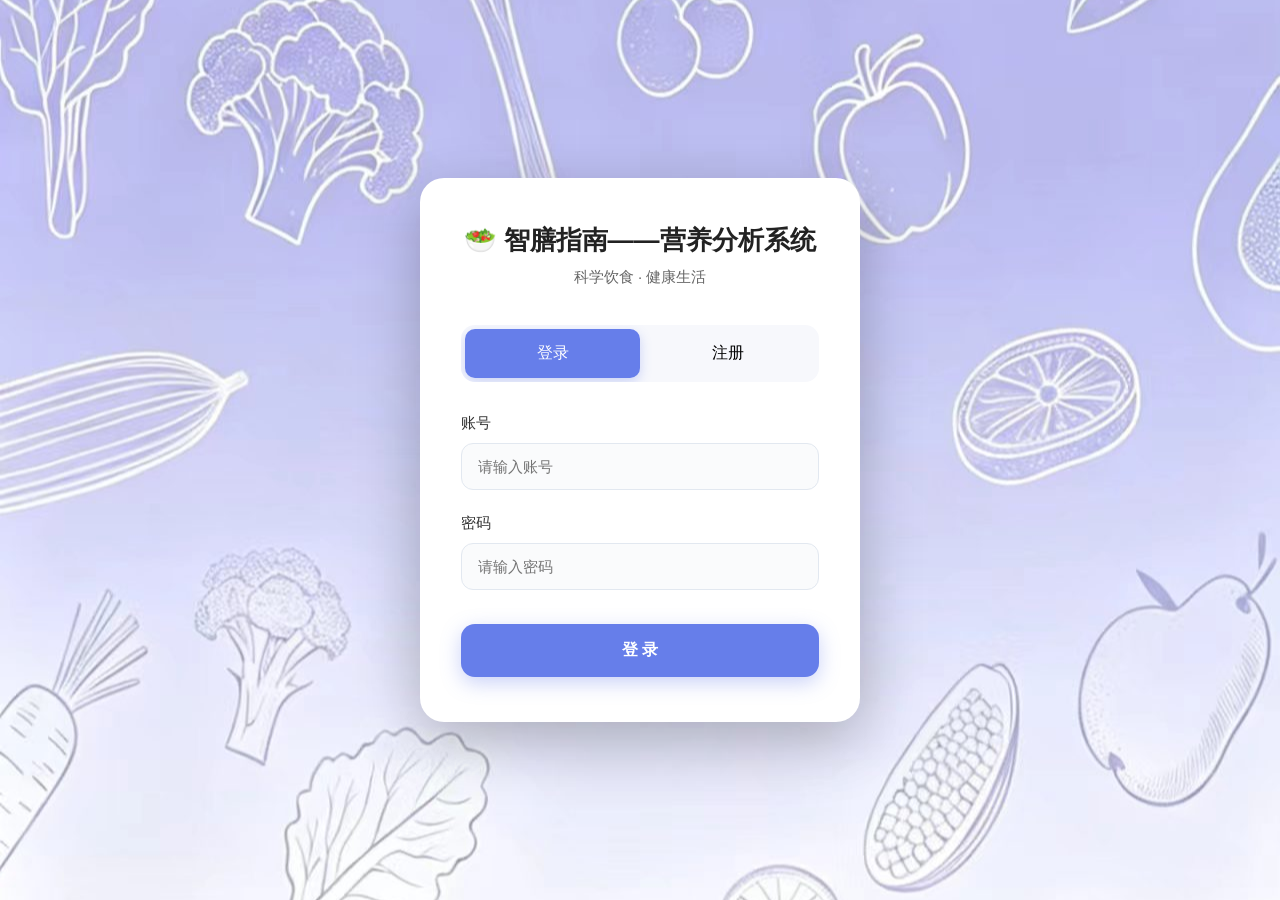
<file: templates/login.html>
<!DOCTYPE html>
<html lang="zh-CN">
<head>
<meta charset="UTF-8">
<meta name="viewport" content="width=device-width, initial-scale=1.0">
<title>登录 - 智膳指南——营养分析系统</title>
<style>
* {
  margin: 0;
  padding: 0;
  box-sizing: border-box;
}

:root {
    --main-color: #667eea;
    --main-color-dark: #5a67d8;
}

body {
  font-family: 'Segoe UI', sans-serif;
  background: url("/static/images/bg.jpg") center center / cover fixed;
  min-height: 100vh;
  display: flex;
  align-items: center;
  justify-content: center;
  padding: 20px;
}

.login-container {
  background: white;
  border-radius: 24px;
  padding: 44px 40px;
  width: 90%;
  max-width: 440px;
  box-shadow: 0 20px 60px rgba(0, 0, 0, 0.25);
  border: 1px solid rgba(255, 255, 255, 0.3);
  transition: all 0.3s ease;
}
.login-container:hover {
  transform: translateY(-6px);
  box-shadow: 0 28px 70px rgba(0, 0, 0, 0.3);
}

h2 {
  text-align: center;
  color: #222;
  margin-bottom: 8px;
  font-size: 26px;
  font-weight: 700;
}

.subtitle {
  text-align: center;
  color: #666;
  font-size: 15px;
  margin-bottom: 36px;
  line-height: 1.5;
}

.tab {
  display: flex;
  margin-bottom: 32px;
  background: #f7f8fc;
  border-radius: 14px;
  overflow: hidden;
  padding: 4px;
}
.tab-btn {
  flex: 1;
  padding: 14px;
  border: none;
  background: transparent;
  cursor: pointer;
  font-size: 16px;
  font-weight: 500;
  border-radius: 10px;
  transition: all 0.3s;
}
.tab-btn.active {
  background: var(--main-color);
  color: white;
  box-shadow: 0 4px 12px rgba(102, 126, 234, 0.3);
}

.form-group {
  margin-bottom: 24px;
}
.form-group label {
  display: block;
  margin-bottom: 10px;
  font-weight: 500;
  color: #333;
  font-size: 15px;
}

.form-group input {
  width: 100%;
  padding: 14px 16px;
  border: 1px solid #e2e8f0;
  border-radius: 12px;
  font-size: 15px;
  background: #fafbfc;
  transition: 0.25s;
}
.form-group input:focus {
  outline: none;
  border-color: var(--main-color);
  background: white;
  box-shadow: 0 0 0 4px rgba(102, 126, 234, 0.15);
}

.btn {
  width: 100%;
  padding: 16px;
  background: var(--main-color);
  color: white;
  border: none;
  border-radius: 14px;
  font-size: 16px;
  font-weight: 600;
  cursor: pointer;
  transition: all 0.3s;
  margin-top: 10px;
  box-shadow: 0 6px 20px rgba(102, 126, 234, 0.35);
}
.btn:hover {
  background: var(--main-color-dark);
  transform: translateY(-3px);
  box-shadow: 0 10px 30px rgba(102, 126, 234, 0.45);
}

.demo-tip {
  text-align: center;
  margin-top: 24px;
  font-size: 13px;
  color: #888;
  line-height: 1.5;
}
.demo-tip span {
  color: var(--main-color);
  font-weight: bold;
}

.age-select {
  margin-top: 20px;
  padding: 14px;
  background: #f8f9fa;
  border-radius: 12px;
  border: 1px solid #e2e8f0;
}
.age-select select {
  width: 100%;
  padding: 12px;
  border-radius: 10px;
  border: 1px solid #ddd;
  background: white;
  font-size: 15px;
}
</style>
</head>
<body>
<div class="login-container">
    <h2>🥗 智膳指南——营养分析系统</h2>
    <div class="subtitle">科学饮食 · 健康生活</div>
    <div class="tab">
        <button class="tab-btn active" onclick="switchTab('login')">登录</button>
        <button class="tab-btn" onclick="switchTab('reg')">注册</button>
    </div>
    <div id="loginPanel">
        <div class="form-group"><label>账号</label><input id="loginUser" placeholder="请输入账号"></div>
        <div class="form-group"><label>密码</label><input type="password" id="loginPwd" placeholder="请输入密码"></div>
        <button class="btn" onclick="doLogin()">登 录</button>
    </div>
    <div id="regPanel" style="display:none">
        <div class="form-group"><label>账号</label><input id="regUser" placeholder="设置账号"></div>
        <div class="form-group"><label>密码</label><input type="password" id="regPwd" placeholder="设置密码"></div>
        <div class="form-group"><label>确认密码</label><input type="password" id="regPwd2" placeholder="再次输入密码"></div>
        
        <div class="age-select">
            <label>性别</label>
            <select id="regGender">
                <option value="男">男</option>
                <option value="女">女</option>
            </select>
        </div>
        
        <div class="age-select">
            <label>年龄段</label>
            <select id="regAgeRange" onchange="updateRegPalOptions()">
                <option value="0,0.5">0-6个月</option>
                <option value="0.5,1">6-12个月</option>
                <option value="1,2">1岁</option>
                <option value="2,3">2岁</option>
                <option value="3,4">3岁</option>
                <option value="4,5">4岁</option>
                <option value="5,6">5岁</option>
                <option value="6,7">6岁</option>
                <option value="7,8">7岁</option>
                <option value="8,9">8岁</option>
                <option value="9,10">9岁</option>
                <option value="10,11">10岁</option>
                <option value="11,12">11岁</option>
                <option value="12,14">12-14岁</option>
                <option value="15,17">15-17岁</option>
                <option value="18,29">18-29岁</option>
                <option value="30,49">30-49岁</option>
                <option value="50,64">50-64岁</option>
                <option value="65,74">65-74岁</option>
                <option value="75,120">75岁以上</option>
            </select>
        </div>
        
        <div class="age-select">
            <label>活动水平</label>
            <select id="regPal"></select>
        </div>
        
        <button class="btn" onclick="doReg()">注 册</button>
    </div>
</div>

<script>
function switchTab(tab){
    document.getElementById('loginPanel').style.display = tab === 'login' ? 'block' : 'none';
    document.getElementById('regPanel').style.display = tab === 'reg' ? 'block' : 'none';
    let btns = document.querySelectorAll('.tab-btn');
    btns[0].classList.toggle('active', tab==='login');
    btns[1].classList.toggle('active', tab==='reg');
}

function updateRegPalOptions() {
    const ageSel = document.getElementById('regAgeRange');
    const palSel = document.getElementById('regPal');
    const val = ageSel.value;
    const [start, end] = val.split(',').map(Number);

    palSel.innerHTML = '';

    if (start < 12) {
        let opt = document.createElement('option');
        
        if (end <= 1) {
            opt.value = "1";
            opt.textContent = "婴儿期（0-1岁）";
        } else if (start == 1) {
            opt.value = "1";
            opt.textContent = "儿童（1-3岁）";
        } else if (start == 2) {
            opt.value = "2";
            opt.textContent = "儿童（1-3岁）";
        } else if (start == 3) {
            opt.value = "3";
            opt.textContent = "儿童（1-3岁）";
        } else if (start == 4) {
            opt.value = "1";
            opt.textContent = "儿童（4-6岁）";
        } else if (start == 5) {
            opt.value = "2";
            opt.textContent = "儿童（4-6岁）";
        } else if (start == 6) {
            opt.value = "3";
            opt.textContent = "儿童（4-6岁）";
        } else if (start == 7) {
            opt.value = "1";
            opt.textContent = "儿童（7-8岁）";
        } else if (start <= 8) {
            opt.value = "2";
            opt.textContent = "儿童（7-8岁）";
        } else if (start == 9) {
            opt.value = "1";
            opt.textContent = "儿童（9-11岁）";
        } else if (start == 10) {
            opt.value = "2";
            opt.textContent = "儿童（9-11岁）";
        } else if (start == 11) {
            opt.value = "3";
            opt.textContent = "儿童（9-11岁）";
        }

        palSel.appendChild(opt);
        palSel.disabled = true;
        palSel.style.backgroundColor = "#f8f9fa";
    } else {
        palSel.disabled = false;
        palSel.style.backgroundColor = "#fff";
        
        const list = [
            {value:"1", text:"低活动水平"},
            {value:"2", text:"中活动水平"},
            {value:"3", text:"高活动水平"}
        ];
        
        list.forEach(item => {
            const o = document.createElement('option');
            o.value = item.value;
            o.textContent = item.text;
            palSel.appendChild(o);
        });
        
        palSel.value = "1";
    }
}

window.addEventListener('DOMContentLoaded', () => {
    updateRegPalOptions();
});

async function doLogin(){
    let username = document.getElementById('loginUser').value.trim();
    let password = document.getElementById('loginPwd').value;
    
    if(!username){ alert('请输入账号！'); return; }
    if(!password){ alert('请输入密码！'); return; }

    try {
        let res = await fetch('/login', {
            method:'POST', 
            headers:{'Content-Type':'application/json'},
            body:JSON.stringify({ username, password })
        });
        let r = await res.json();
        
        if(r.code === 1){
            localStorage.setItem('currentUser', JSON.stringify({
                userId: r.user_id,
                username: r.username,
                gender: r.gender,
                ageRange: r.ageRange,
                pal: r.pal
            }));
            alert('登录成功');
            location.href = '/index';
        } else {
            alert(r.msg || '登录失败');
        }
    } catch (e) {
        alert('网络错误，请稍后重试');
    }
}

async function doReg(){
    let username = document.getElementById('regUser').value.trim();
    let password = document.getElementById('regPwd').value;
    let pwd2 = document.getElementById('regPwd2').value;
    let gender = document.getElementById('regGender').value;
    let ageRange = document.getElementById('regAgeRange').value;
    let pal = document.getElementById('regPal').value;

    if(!username){ alert('请设置账号！'); return; }
    if(username.length < 2){ alert('账号长度不能少于2位！'); return; }
    if(!password){ alert('请设置密码！'); return; }
    if(password.length < 6){ alert('密码长度不能少于6位！'); return; }
    if(password !== pwd2){ alert('两次密码不一致！'); return; }

    try {
        let res = await fetch('/register', {
            method:'POST', 
            headers:{'Content-Type':'application/json'},
            body:JSON.stringify({
                username,
                password,
                gender,
                ageRange,
                pal
            })
        });
        let r = await res.json();
        
        if(r.code === 1){
            alert('注册成功！请登录');
            switchTab('login');
            document.getElementById('loginUser').value = username;
        } else {
            alert(r.msg || '注册失败');
        }
    } catch (e) {
        alert('网络错误，请稍后重试');
    }
}
</script>
</body>
</html>
</file>
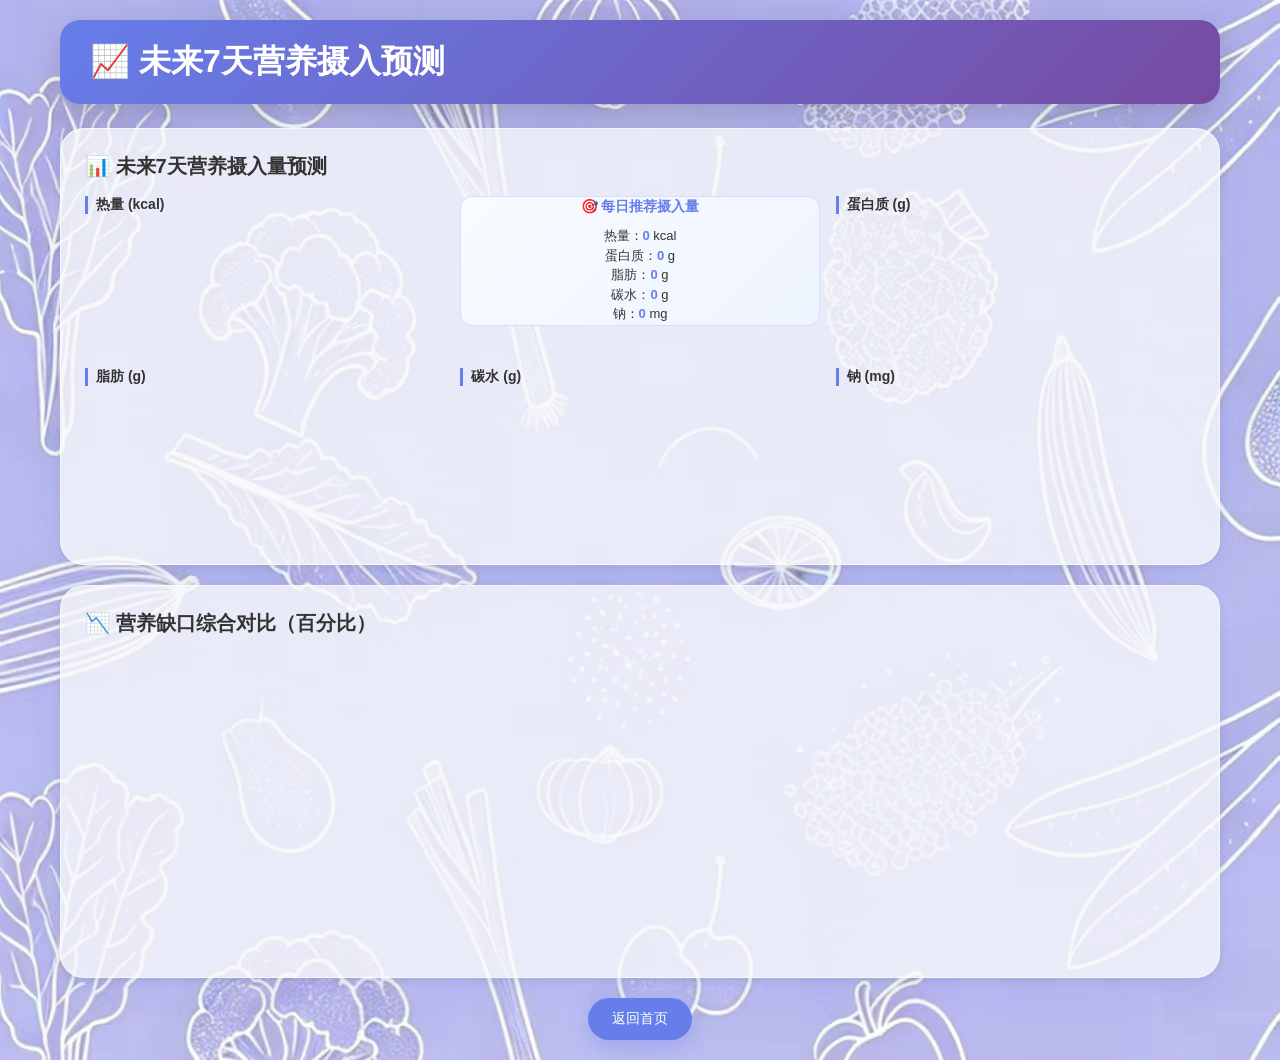
<file: templates/predict.html>
<!DOCTYPE html>
<html lang="zh-CN">
<head>
<meta charset="UTF-8">
<title>未来7天营养预测</title>
<link rel="stylesheet" href="/static/css/style.css">
<script src="https://cdn.bootcdn.net/ajax/libs/echarts/5.4.3/echarts.min.js"></script>
</head>
<body>
<div class="container">
    <div class="header">
        <h1>📈 未来7天营养摄入预测</h1>
    </div>

    <div class="card">
        <div class="title">📊 未来7天营养摄入量预测</div>
        <div class="tip" id="tip1">需录入7天完整食谱以获得准确预测</div>
        <div class="grid">
            <div class="chart-item"><h4>热量 (kcal)</h4><div id="c1" class="chart"></div></div>
            
            <div class="chart-item">
                <div class="actual-card">
                    <div class="actual-title">🎯 每日推荐摄入量</div>
                    <div class="actual-item">热量：<span class="actual-value" id="tgt_energy">0</span> kcal</div>
                    <div class="actual-item">蛋白质：<span class="actual-value" id="tgt_pro">0</span> g</div>
                    <div class="actual-item">脂肪：<span class="actual-value" id="tgt_fat">0</span> g</div>
                    <div class="actual-item">碳水：<span class="actual-value" id="tgt_carbs">0</span> g</div>
                    <div class="actual-item">钠：<span class="actual-value" id="tgt_sodium">0</span> mg</div>
                </div>
            </div>
            
            <div class="chart-item"><h4>蛋白质 (g)</h4><div id="c2" class="chart"></div></div>
            <div class="chart-item"><h4>脂肪 (g)</h4><div id="c3" class="chart"></div></div>
            <div class="chart-item"><h4>碳水 (g)</h4><div id="c4" class="chart"></div></div>
            <div class="chart-item"><h4>钠 (mg)</h4><div id="c5" class="chart"></div></div>
        </div>
    </div>

    <div class="card">
        <div class="title">📉 营养缺口综合对比（百分比）</div>
        <div id="gapChart" class="gap-chart"></div>
    </div>

    <div class="text-center">
        <a href="/index" class="btn">返回首页</a>
    </div>
</div>

<script>
const charts = [];
for(let i=1;i<=5;i++) charts.push(echarts.init(document.getElementById('c'+i)));
const gapChart = echarts.init(document.getElementById('gapChart'));

function clearAll(){
    charts.forEach(c => c.clear());
    gapChart.clear();
}

window.onload = async function () {
    const user = JSON.parse(localStorage.getItem('currentUser'));
    if (!user) {
        alert("请先登录");
        location.href = "/login";
        return;
    }
    clearAll();

    try {
        const resp = await fetch("/predict_nutrition", {
            method: "POST",
            headers: { "Content-Type": "application/json" },
            body: JSON.stringify({ user_id: user.userId })
        });
        const data = await resp.json();
        console.log("接口数据：", data);

        document.getElementById('tgt_energy').innerText = (data.target_energy || 0).toFixed(0);
        document.getElementById('tgt_pro').innerText = (data.target_protein || 0).toFixed(1);
        document.getElementById('tgt_fat').innerText = (data.target_fat || 0).toFixed(1);
        document.getElementById('tgt_carbs').innerText = (data.target_carbs || 0).toFixed(1);
        document.getElementById('tgt_sodium').innerText = (data.target_sodium || 0).toFixed(0);

        if (data.status === "no_data") {
            charts[0].setOption({
                graphic: [{
                    type: "text",
                    left: "center",
                    top: "50%",
                    style: {
                        text: "请先录入食材",
                        fontSize: 26,
                        fontWeight: "bold",
                        fill: "#667eea"
                    }
                }]
            });
            return;
        }

        if (data.status === "partial") {
            document.getElementById('tip1').style.display = "block";
        }

        const colors = ['#667eea','#38a169','#f59e0b','#ec4899','#8b5cf6'];
        const seriesData = [data.energy, data.protein, data.fat, data.carbs, data.sodium];

        seriesData.forEach((d, i) => {
            charts[i].setOption({
                tooltip: { trigger: "axis" },
                grid: { left: 5, right: 5, top: 10, bottom: 10, containLabel: true },
                xAxis: { type: "category", data: data.days, axisLabel: { fontSize: 9 } },
                yAxis: { type: "value", axisLabel: { fontSize: 10 } },
                series: [{
                    type: "bar",
                    data: d,
                    itemStyle: { color: colors[i] },
                    barWidth: "45%"
                }]
            });
        });

        const gapData = [
            { val: data.gap_energy, std: data.target_energy },
            { val: data.gap_protein, std: data.target_protein },
            { val: data.gap_fat, std: data.target_fat },
            { val: data.gap_carbs, std: data.target_carbs },
            { val: data.gap_sodium, std: data.target_sodium }
        ];

        const gapNames = ['热量缺口','蛋白质缺口','脂肪缺口','碳水缺口','钠缺口'];

        gapChart.setOption({
            tooltip: { 
                trigger: "axis",
                formatter: (params) => {
                    const rawVal = params[0].data.rawValue;
                    return `${params[0].name}<br/>缺口值：${rawVal.toFixed(2)}`;
                }
            },
            legend: { data: gapNames, top: 5 },
            grid: { left: "10%", right: "10%", bottom: "15%", top: "15%" },
            xAxis: {
                type: "category",
                data: gapNames,
                axisLabel: { interval: 0 }
            },
            yAxis: { 
                type: "value",
                axisLabel: {
                    formatter: (value) => `${(value * 100).toFixed(0)}%`
                }
            },
            series: [{
                type: "bar",
                data: gapData.map((item, idx) => {
                    const percent = item.std <= 0 ? 0 : (item.val / item.std);
                    return {
                        value: percent,
                        rawValue: item.val,
                        itemStyle: { color: item.val >= 0 ? "#4299e1" : "#f56565" }
                    };
                }),
                label: {
                    show: true,
                    position: "top",
                    formatter: (params) => {
                        const pct = (params.data.value * 100).toFixed(1);
                        return `${pct}%`;
                    }
                }
            }]
        });

    } catch (err) {
        console.error(err);
        charts[0].setOption({
            graphic: [{
                type: "text",
                left: "center",
                top: "50%",
                style: { text: "加载失败", fontSize: 22, fill: "#999" }
            }]
        });
    }
};
</script>
</body>
</html>
</file>
<file: static/css/style.css>
* {
  margin: 0;
  padding: 0;
  box-sizing: border-box;
}

:root {
  --main-color: #667eea;
  --main-color-dark: #5a67d8;
  --card-bg: rgba(247, 248, 252, 0.8);
  --chart-card-bg: rgba(247, 248, 252, 0);
}

body {
  background: url("/static/images/bg.jpg");
  background-size: 100% auto;
  background-position: center top;
  background-repeat: repeat-y;
  background-attachment: scroll;
  margin: 0;
  padding: 0;
  min-height: 100vh;
  font-family: 'Segoe UI', sans-serif;
}

.container {
  max-width: 1200px;
  margin: 0 auto;
  padding: 20px;
}

.header {
  background: linear-gradient(135deg, var(--main-color), #764ba2);
  color: white;
  padding: 20px 30px;
  border-radius: 20px;
  margin-bottom: 24px;
  display: flex;
  justify-content: space-between;
  align-items: center;
  box-shadow: 0 10px 30px rgba(0, 0, 0, 0.15);
}

.header a {
  color: white;
  text-decoration: none;
}

.user-info {
  display: flex;
  align-items: center;
  gap: 12px;
}

.avatar {
  width: 48px;
  height: 48px;
  border-radius: 50%;
  background: white;
  color: var(--main-color);
  display: flex;
  align-items: center;
  justify-content: center;
  font-weight: bold;
  box-shadow: 0 4px 10px rgba(102, 126, 234, 0.2);
}

.user-name {
  font-size: 16px;
}

.user-menu {
  display: flex;
  gap: 12px;
}

.btn-sm {
  padding: 8px 16px;
  background: rgba(255,255,255,0.2);
  color: white;
  border-radius: 8px;
  text-decoration: none;
  font-size: 14px;
  transition: 0.3s;
  box-shadow: 0 2px 8px rgba(0,0,0,0.1);
}
.btn-sm:hover {
  background: rgba(255,255,255,0.35);
  transform: translateY(-2px);
}

.card {
  background: var(--card-bg);
  border-radius: 24px;
  padding: 24px;
  margin-bottom: 20px;
  border: 1px solid rgba(255,255,255,0.6);
  box-shadow: 0 12px 32px rgba(102, 126, 234, 0.12), 0 2px 8px rgba(0,0,0,0.08);
  transition: all 0.35s ease;
}
.card:hover {
  transform: translateY(-6px);
  box-shadow: 0 20px 45px rgba(102, 126, 234, 0.18), 0 4px 12px rgba(0,0,0,0.1);
  border-color: rgba(102, 126, 234, 0.15);
}

.card h2,
.card h3 {
  color: #333;
  margin-bottom: 16px;
  border-left: 4px solid var(--main-color);
  padding-left: 12px;
}

.grid-3 {
  display: grid;
  grid-template-columns: repeat(3, 1fr);
  gap: 20px;
}

.btn {
  display: inline-block;
  padding: 12px 24px;
  background: var(--main-color);
  color: white;
  text-decoration: none;
  border-radius: 40px;
  border: none;
  cursor: pointer;
  font-size: 14px;
  transition: 0.3s;
  font-weight: 500;
  box-shadow: 0 6px 20px rgba(102, 126, 234, 0.35);
}
.btn:hover {
  background: var(--main-color-dark);
  transform: translateY(-3px);
  box-shadow: 0 10px 30px rgba(102, 126, 234, 0.45);
}

.btn-outline {
  background: white;
  color: var(--main-color);
  border: 1px solid var(--main-color);
  box-shadow: 0 4px 15px rgba(102, 126, 234, 0.15);
}
.btn-outline:hover {
  background: #f8f9ff;
}

.stat {
  font-size: 24px;
  font-weight: bold;
  color: var(--main-color);
  margin: 8px 0;
}

.progress {
  height: 8px;
  background: #f3f4ff;
  border-radius: 4px;
  overflow: hidden;
  margin: 8px 0;
}
.progress-bar {
  height: 100%;
  background: var(--main-color);
  border-radius: 4px;
}

.danger { color: #e53e3e; }
.success { color: #38a169; }

.footer {
  text-align: center;
  color: #999;
  font-size: 12px;
  padding: 10px 0;
}
.bottom-buttons {
  display: flex;
  justify-content: center;
  gap: 20px;
  margin-top: 10px;
  flex-wrap: wrap;
}
.gap-text {
  font-size: 16px;
  line-height: 1.8;
}

.middle-card-content {
  display: flex;
  flex-wrap: wrap;
  justify-content: center;
  align-items: stretch;
  gap: 16px;
  margin-bottom: 12px;
}
.chart-card {
  flex: 1;
  min-width: 180px;
  background: transparent;
  border: none;
  border-radius: 20px;
  padding: 8px 6px;
  text-align: center;
  display: flex;
  align-items: center;
  justify-content: center;
  gap: 8px;
  box-shadow: none;
  transition: none;
}
.chart-card:hover {
  transform: none;
  box-shadow: none;
}
.vertical-text {
  display: flex;
  flex-direction: column;
  align-items: center;
  font-size: 20px;
  font-weight: 700;
  background: linear-gradient(135deg, var(--main-color), #764ba2);
  background-clip: text;
  -webkit-background-clip: text;
  color: transparent;
}
.left-text { margin-left: -5px; }
.right-text { margin-left: 5px; }
.chart-wrapper { flex: 1; min-width: 0; position: relative; }
.chart-container { height: 180px !important; width: 100%; }
#scoreChart { margin-left: -15px; margin-top: 10px; }
#coordinationChart { margin-left: 10px; }
.chart-sub { display: none; }
#middleCard { padding: 16px 20px; }
.divider-vertical {
  width: 1px;
  height: 140px;
  background: linear-gradient(to bottom, #e2e8f0, #cbd5e1, #e2e8f0);
}

@media (max-width: 700px) {
  .middle-card-content { flex-direction: column; }
  .divider-vertical { width: 80%; height: 1px; }
  .chart-card { width: 100%; }
  .vertical-text { flex-direction: row; }
}

.modal {
  position: fixed; top: 0; left: 0; width: 100%; height: 100%;
  background: rgba(0,0,0,0.5); display: flex; align-items: center; justify-content: center; z-index: 999;
}
.modal-box {
  background: white; width: 90%; max-width: 550px; padding: 24px; border-radius: 16px;
  box-shadow: 0 20px 60px rgba(0,0,0,0.25);
}
.modal-title { font-size: 18px; margin-bottom: 16px; font-weight: bold; }
.option-grid { display: grid; grid-template-columns: repeat(3,1fr); gap: 10px; margin-top:12px; }
.option-item { display: flex; align-items: center; gap:6px; }
.modal-buttons { margin-top:20px; display:flex; gap:12px; justify-content: flex-end; }
.modal-btn { padding:8px 16px; border-radius:8px; border:none; cursor:pointer; }
.btn-confirm { background: var(--main-color); color:white; }
.btn-cancel { background: #f1f3f6; }
.btn-group { margin-top:12px; display:flex; gap:8px; }
.select-all-btn { padding:6px 12px; background:#eef4ff; color:#3568e7; border:none; border-radius:6px; cursor:pointer; }

.form-group { margin-bottom: 16px; }
.form-group label { display: block; margin-bottom: 6px; font-weight: 500; }
.form-group input,
.form-group select {
  width: 100%; padding:12px; border:1px solid #ddd; border-radius:10px; font-size:14px;
  background: linear-gradient(145deg, #f8f9fa, #ffffff);
}
.btn-danger { background: #e53e3e !important; }
.btn-analysis { background: #38a169 !important; }
.btn-camera { background: #6366f1 !important; }
.button-row { display: flex; align-items: center; gap:10px; margin-top:16px; }
.food-item {
  display: flex; justify-content: space-between; align-items: center;
  padding:12px; background:#f8f9fa; border-radius:10px; margin-bottom:8px; cursor:grab;
}
.food-item:active { cursor: grabbing; }
.meal-section {
  margin-bottom:24px; border-left:4px solid #667eea; padding-left:16px; min-height:60px;
}
.meal-title { font-size:18px; font-weight:bold; margin-bottom:12px; display:flex; align-items:center; gap:8px; }
#suggest-container { position: relative; width:100%; }
#suggest {
  position: absolute; top:100%; left:0; z-index:999; background:white; width:100%;
  box-shadow:0 4px 12px rgba(0,0,0,0.1); max-height:200px; overflow-y:auto;
  border-radius:0 0 10px 10px; border:1px solid #eee;
}
#suggest div { padding:10px; border-bottom:1px solid #eee; cursor:pointer; }
#suggest div:hover { background:#f8f9fa; }
.nutri-preview { display: grid; grid-template-columns: repeat(2,1fr); gap:8px; margin-top:12px; }
.nutri-item { padding:12px; background:#f8f9fa; border-radius:8px; font-size:16px; }
.food-items { margin-top:8px; }
.empty-tip { color:#999; font-size:14px; padding:8px; }
.meal-section.highlight { background:#eef2ff; border-left-color:#4f46e5; }
.btn-yes { background:#38a169 !important; color:white; }
.btn-no { background:#999 !important; color:white; }

.food-tag {
  background:#e2e8f0; padding:6px 12px; border-radius:20px; font-size:13px; margin:4px;
}
.date-selector {
  display:flex; align-items:center; gap:12px; margin-bottom:20px; flex-wrap:wrap;
}
.date-selector label { font-weight:500; color:#333; }
.date-selector input { padding:10px; border:1px solid #ddd; border-radius:8px; font-size:14px; }
.date-selector button { padding:10px 20px; background:#667eea; color:white; border:none; border-radius:8px; cursor:pointer; }
.nutri-grid {
  display:grid; grid-template-columns: repeat(auto-fit, minmax(200px, 1fr)); gap:16px; margin-bottom:20px;
}
.nutri-value { font-size:24px; font-weight:bold; color:#667eea; }
.nutri-label { font-size:14px; color:#666; margin-top:4px; }
.food-list { max-height:300px; overflow-y:auto; }
.food-name { font-weight:500; }
.food-weight { color:#666; }

label { display:block; color:#333; margin-bottom:8px; font-weight:500; }
input,select {
  width:100%; padding:14px 16px; border:1px solid #e2e8f0; border-radius:12px;
  font-size:16px; background:#fafafa; transition:0.2s;
}
input:focus,select:focus {
  outline:none; border-color:#667eea; box-shadow:0 0 0 3px rgba(102,126,234,0.1);
}
.standard-box {
  background:#f8f9ff; border-radius:16px; padding:20px; margin-top:20px;
}
.standard-box h4 { color:#667eea; margin-bottom:16px; }
.standard-item { display:flex; justify-content:space-between; margin-bottom:12px; }
.msg { text-align:center; margin-top:16px; font-size:14px; }

.title { font-size:20px; font-weight:600; margin-bottom:16px; color:#333; }
.grid {
  display:grid; grid-template-columns: repeat(3,1fr); gap:16px; margin-bottom:16px;
}
.chart-item h4 {
  font-size:14px; color:#333; margin-bottom:8px; padding-left:8px; border-left:3px solid #667eea;
}
.chart { width:100%; height:130px; }
.actual-card {
  background: linear-gradient(135deg, #f8fbff, #eef4ff);
  border:1px solid #d0e0ff; border-radius:12px; padding:16px;
  display:flex; flex-direction:column; justify-content:center; align-items:center; text-align:center; height:130px;
}
.actual-title { font-size:14px; color:#667eea; font-weight:600; margin-bottom:10px; }
.actual-item { font-size:13px; color:#333; line-height:1.5; width:100%; }
.actual-value { font-weight:bold; color:#667eea; }
.gap-chart { width:100%; height:300px; }
.tip { text-align:center; color:#999; font-size:14px; margin:-10px 0 16px 0; display:none; }
.text-center { text-align:center; margin-top:10px; }

.grid-2 {
  display: grid;
  grid-template-columns: 1fr 1fr;
  gap: 20px;
}
.label {
  color: #666;
  font-size: 14px;
}
.value {
  font-size: 20px;
  font-weight: bold;
  color: var(--main-color);
  margin: 4px 0 12px 0;
}
.toggle-btn {
  background: #eef4ff;
  color: var(--main-color);
  border: none;
  border-radius: 8px;
  padding: 10px 16px;
  margin-top: 16px;
  cursor: pointer;
}
.toggle-btn:hover {
  background: #dfe7ff;
}
.hidden {
  display: none !important;
}
.suggest-item {
  padding: 12px 16px;
  background: #f8fbff;
  border-radius: 10px;
  margin-bottom: 8px;
  border-left: 4px solid var(--main-color);
}
.taboo-item {
  padding: 12px 16px;
  background: #fff5f5;
  border-radius: 10px;
  margin-bottom: 8px;
  border-left: 4px solid #ff4d4f;
}
.food-meal {
  color: var(--main-color);
  font-weight: 500;
  font-size: 14px;
}

.chart-grid {
  display: grid;
  grid-template-columns: repeat(3, 1fr);
  gap: 16px;
  margin-bottom: 20px;
}
.chart-box {
  height: 280px;
  background: #fff;
  border-radius: 12px;
  padding: 16px;
  box-shadow: 0 1px 4px rgba(0,0,0,0.05);
}
.chart-normal {
  margin-top: 25px;
}
.recommend-card {
  padding: 14px 18px;
  background: #f8f9ff;
  border-radius: 12px;
  margin-bottom: 12px;
  border-left: 4px solid var(--main-color);
}
.recommend-title {
  font-weight: 600;
  color: #333;
  margin-bottom: 8px;
}
.recommend-items {
  display: flex;
  flex-wrap: wrap;
  gap: 8px;
}
.recommend-tag {
  padding: 6px 12px;
  background: #fff;
  border: 1px solid #e2e8f0;
  border-radius: 20px;
  font-size: 13px;
  color: #333;
}
.recommend-tag strong {
  color: var(--main-color);
}
</file>
